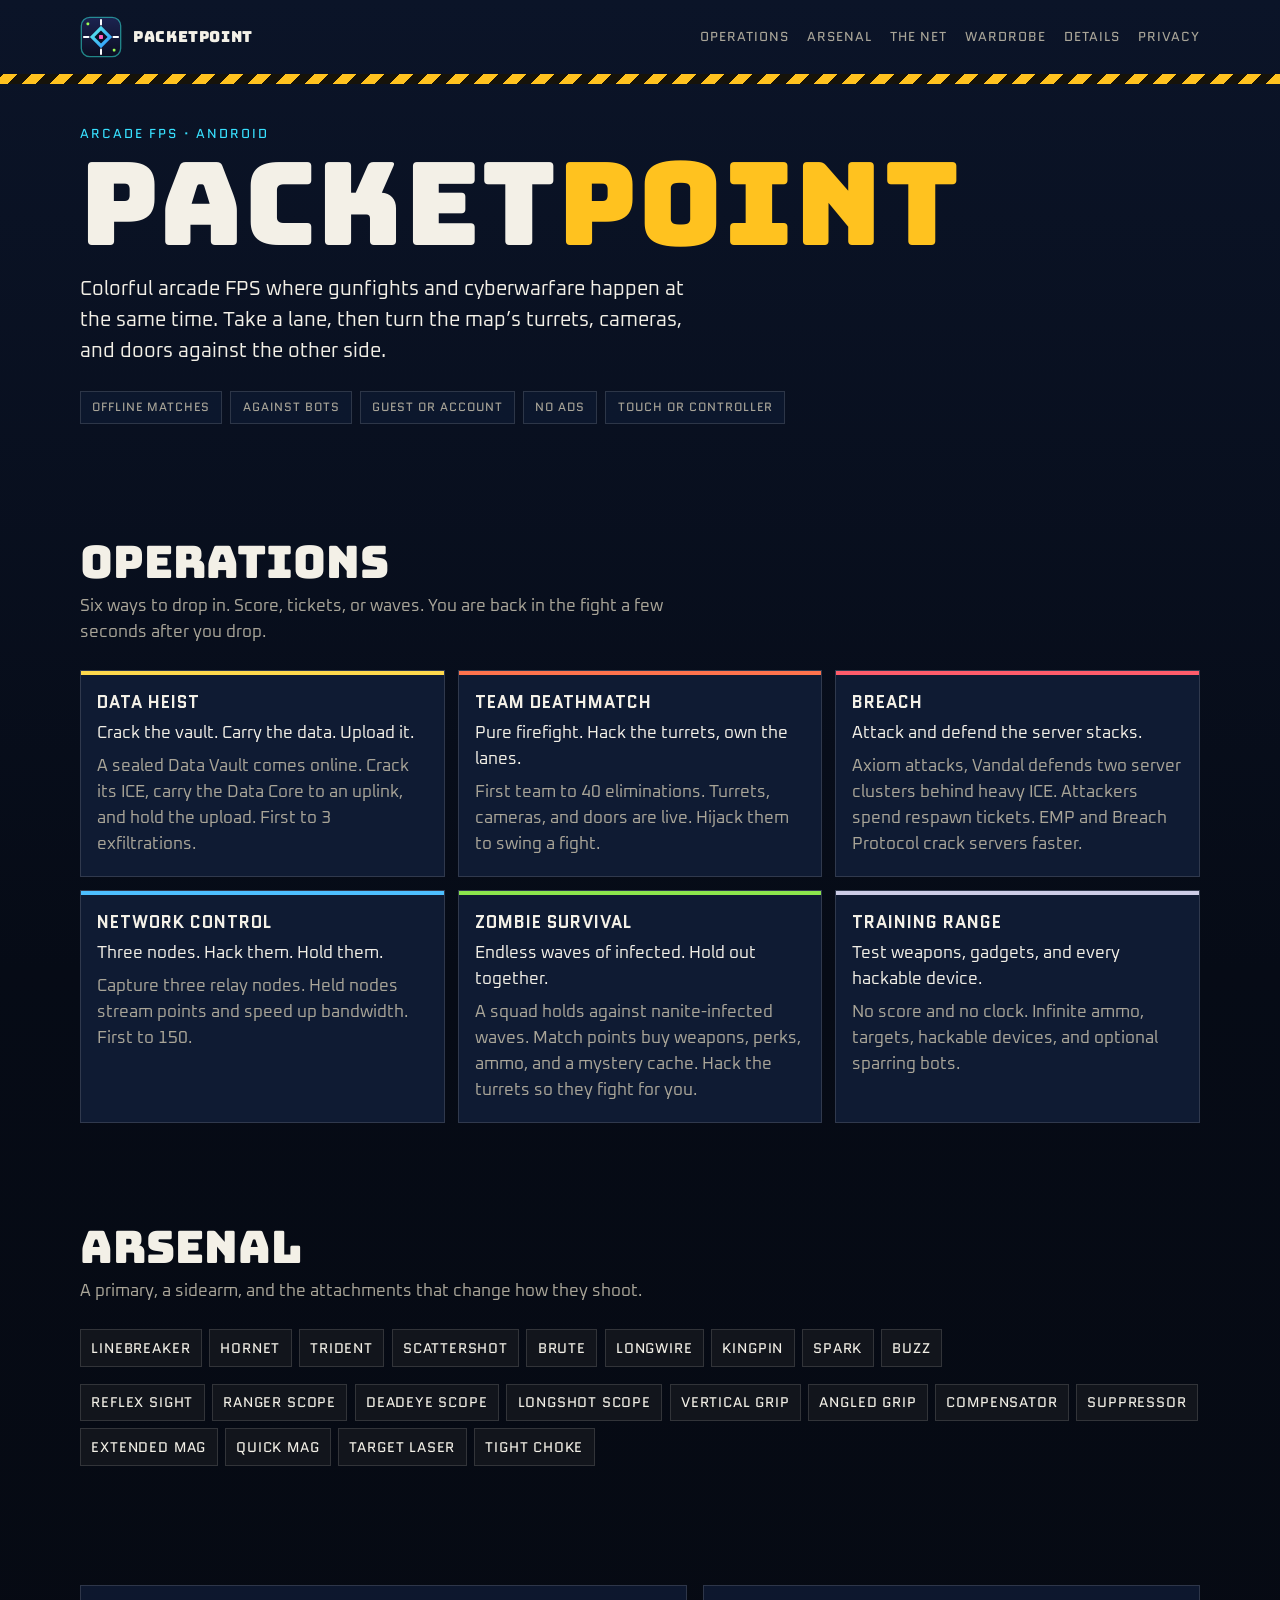
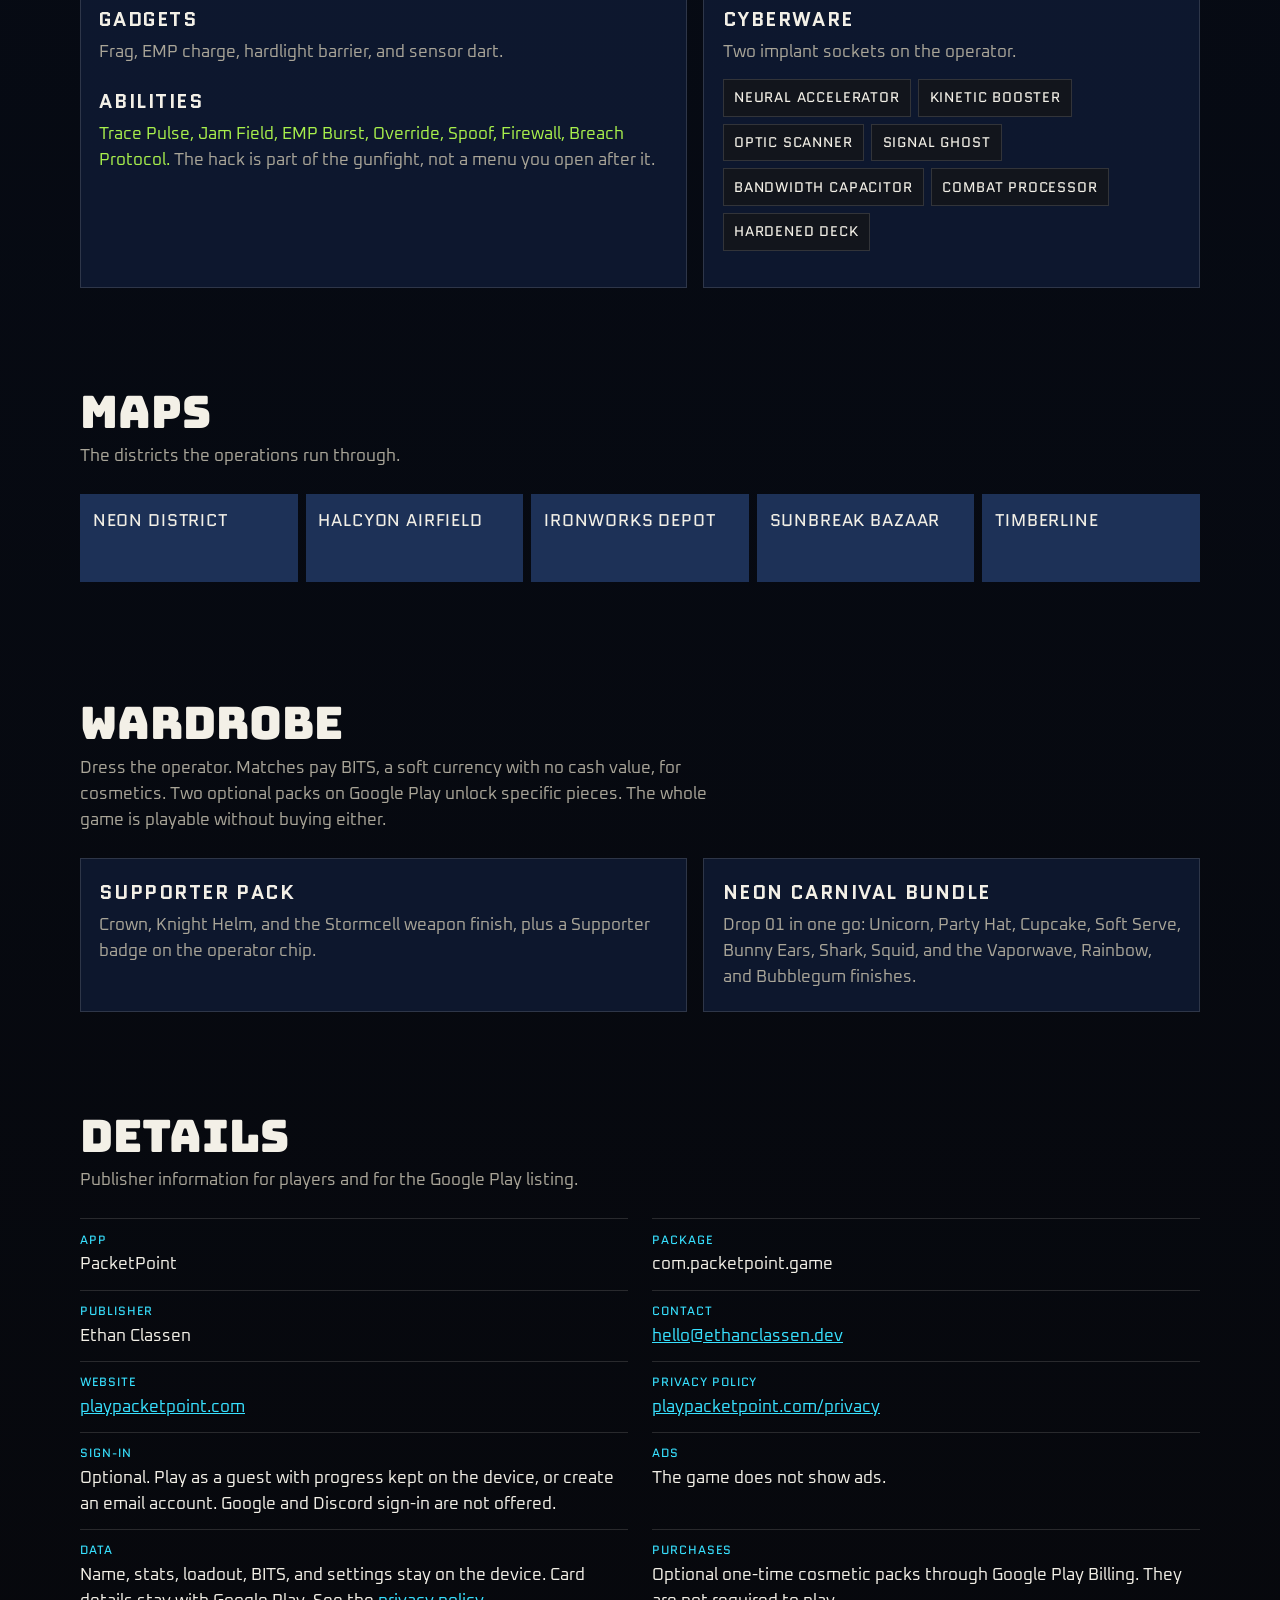
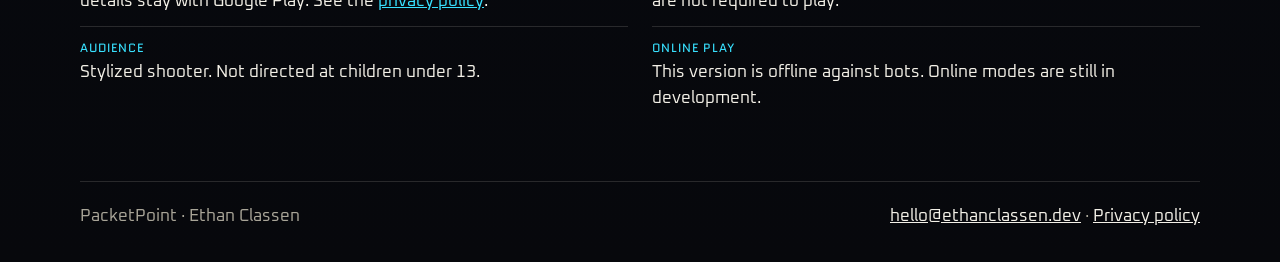
<file: index.html>
<!DOCTYPE html>
<html lang="en">
<head>
  <meta charset="utf-8">
  <meta name="viewport" content="width=device-width, initial-scale=1">
  <title>PacketPoint</title>
  <meta name="description" content="PacketPoint is a colorful arcade FPS. Shoot, hack turrets, and steal the data. Play as a guest or with an account.">
  <link rel="icon" href="favicon.svg" type="image/svg+xml">
  <link rel="canonical" href="https://playpacketpoint.com/">
  <link rel="preconnect" href="https://fonts.googleapis.com">
  <link rel="preconnect" href="https://fonts.gstatic.com" crossorigin>
  <link href="https://fonts.googleapis.com/css2?family=Bungee&family=Oxanium:wght@400;600&family=Quantico:wght@400;700&display=swap" rel="stylesheet">
  <link rel="stylesheet" href="styles.css">
</head>
<body>
  <a class="skip" href="#main">Skip to content</a>
  <header class="wrap nav">
    <a class="brand" href="/"><img src="favicon.svg" alt="">PacketPoint</a>
    <nav class="nav-links" aria-label="Site">
      <a href="#operations">Operations</a>
      <a href="#arsenal">Arsenal</a>
      <a href="#net">The net</a>
      <a href="#wardrobe">Wardrobe</a>
      <a href="#details">Details</a>
      <a href="/privacy">Privacy</a>
    </nav>
  </header>
  <div class="hazard" aria-hidden="true"></div>

  <main id="main">
    <section class="hero wrap">
      <p class="kicker">Arcade FPS · Android</p>
      <h1>PACKET<span>POINT</span></h1>
      <p class="lede">Colorful arcade FPS where gunfights and cyberwarfare happen at the same time. Take a lane, then turn the map’s turrets, cameras, and doors against the other side.</p>
      <ul class="facts">
        <li>Offline matches</li>
        <li>Against bots</li>
        <li>Guest or account</li>
        <li>No ads</li>
        <li>Touch or controller</li>
      </ul>
    </section>

    <section class="section wrap" id="operations">
      <h2>Operations</h2>
      <p class="sub">Six ways to drop in. Score, tickets, or waves. You are back in the fight a few seconds after you drop.</p>
      <div class="ops">
        <article class="op" style="--accent:#ffd94d">
          <h3>Data Heist</h3>
          <span class="tag">Crack the vault. Carry the data. Upload it.</span>
          <p>A sealed Data Vault comes online. Crack its ICE, carry the Data Core to an uplink, and hold the upload. First to 3 exfiltrations.</p>
        </article>
        <article class="op" style="--accent:#ff734d">
          <h3>Team Deathmatch</h3>
          <span class="tag">Pure firefight. Hack the turrets, own the lanes.</span>
          <p>First team to 40 eliminations. Turrets, cameras, and doors are live. Hijack them to swing a fight.</p>
        </article>
        <article class="op" style="--accent:#ff5c6b">
          <h3>Breach</h3>
          <span class="tag">Attack and defend the server stacks.</span>
          <p>Axiom attacks, Vandal defends two server clusters behind heavy ICE. Attackers spend respawn tickets. EMP and Breach Protocol crack servers faster.</p>
        </article>
        <article class="op" style="--accent:#4dbfff">
          <h3>Network Control</h3>
          <span class="tag">Three nodes. Hack them. Hold them.</span>
          <p>Capture three relay nodes. Held nodes stream points and speed up bandwidth. First to 150.</p>
        </article>
        <article class="op" style="--accent:#8ce64d">
          <h3>Zombie Survival</h3>
          <span class="tag">Endless waves of infected. Hold out together.</span>
          <p>A squad holds against nanite-infected waves. Match points buy weapons, perks, ammo, and a mystery cache. Hack the turrets so they fight for you.</p>
        </article>
        <article class="op" style="--accent:#cccce6">
          <h3>Training Range</h3>
          <span class="tag">Test weapons, gadgets, and every hackable device.</span>
          <p>No score and no clock. Infinite ammo, targets, hackable devices, and optional sparring bots.</p>
        </article>
      </div>
    </section>

    <section class="section wrap" id="arsenal">
      <h2>Arsenal</h2>
      <p class="sub">A primary, a sidearm, and the attachments that change how they shoot.</p>
      <ul class="rack">
        <li>Linebreaker</li>
        <li>Hornet</li>
        <li>Trident</li>
        <li>Scattershot</li>
        <li>Brute</li>
        <li>Longwire</li>
        <li>Kingpin</li>
        <li>Spark</li>
        <li>Buzz</li>
      </ul>
      <ul class="chips" style="margin-top:0.8rem">
        <li>Reflex sight</li>
        <li>Ranger scope</li>
        <li>Deadeye scope</li>
        <li>Longshot scope</li>
        <li>Vertical grip</li>
        <li>Angled grip</li>
        <li>Compensator</li>
        <li>Suppressor</li>
        <li>Extended mag</li>
        <li>Quick mag</li>
        <li>Target laser</li>
        <li>Tight choke</li>
      </ul>
    </section>

    <section class="section wrap" id="net">
      <div class="two">
        <div class="panel">
          <h3>Gadgets</h3>
          <p>Frag, EMP charge, hardlight barrier, and sensor dart.</p>
          <h3 style="margin-top:1.2rem">Abilities</h3>
          <p><span class="cyber-name">Trace Pulse, Jam Field, EMP Burst, Override, Spoof, Firewall, Breach Protocol.</span> The hack is part of the gunfight, not a menu you open after it.</p>
        </div>
        <div class="panel">
          <h3>Cyberware</h3>
          <p>Two implant sockets on the operator.</p>
          <ul class="chips" style="margin-top:0.8rem">
            <li>Neural Accelerator</li>
            <li>Kinetic Booster</li>
            <li>Optic Scanner</li>
            <li>Signal Ghost</li>
            <li>Bandwidth Capacitor</li>
            <li>Combat Processor</li>
            <li>Hardened Deck</li>
          </ul>
        </div>
      </div>
    </section>

    <section class="section wrap" id="maps">
      <h2>Maps</h2>
      <p class="sub">The districts the operations run through.</p>
      <ul class="maps">
        <li>Neon District</li>
        <li>Halcyon Airfield</li>
        <li>Ironworks Depot</li>
        <li>Sunbreak Bazaar</li>
        <li>Timberline</li>
      </ul>
    </section>

    <section class="section wrap" id="wardrobe">
      <h2>Wardrobe</h2>
      <p class="sub">Dress the operator. Matches pay BITS, a soft currency with no cash value, for cosmetics. Two optional packs on Google Play unlock specific pieces. The whole game is playable without buying either.</p>
      <div class="two">
        <article class="panel">
          <h3>Supporter Pack</h3>
          <p>Crown, Knight Helm, and the Stormcell weapon finish, plus a Supporter badge on the operator chip.</p>
        </article>
        <article class="panel">
          <h3>Neon Carnival Bundle</h3>
          <p>Drop 01 in one go: Unicorn, Party Hat, Cupcake, Soft Serve, Bunny Ears, Shark, Squid, and the Vaporwave, Rainbow, and Bubblegum finishes.</p>
        </article>
      </div>
    </section>

    <section class="section wrap" id="details">
      <h2>Details</h2>
      <p class="sub">Publisher information for players and for the Google Play listing.</p>
      <dl class="details">
        <div>
          <dt>App</dt>
          <dd>PacketPoint</dd>
        </div>
        <div>
          <dt>Package</dt>
          <dd>com.packetpoint.game</dd>
        </div>
        <div>
          <dt>Publisher</dt>
          <dd>Ethan Classen</dd>
        </div>
        <div>
          <dt>Contact</dt>
          <dd><a href="mailto:hello@ethanclassen.dev">hello@ethanclassen.dev</a></dd>
        </div>
        <div>
          <dt>Website</dt>
          <dd><a href="https://playpacketpoint.com/">playpacketpoint.com</a></dd>
        </div>
        <div>
          <dt>Privacy policy</dt>
          <dd><a href="https://playpacketpoint.com/privacy">playpacketpoint.com/privacy</a></dd>
        </div>
        <div>
          <dt>Sign-in</dt>
          <dd>Optional. Play as a guest with progress kept on the device, or create an email account. Google and Discord sign-in are not offered.</dd>
        </div>
        <div>
          <dt>Ads</dt>
          <dd>The game does not show ads.</dd>
        </div>
        <div>
          <dt>Data</dt>
          <dd>Name, stats, loadout, BITS, and settings stay on the device. Card details stay with Google Play. See the <a href="/privacy">privacy policy</a>.</dd>
        </div>
        <div>
          <dt>Purchases</dt>
          <dd>Optional one-time cosmetic packs through Google Play Billing. They are not required to play.</dd>
        </div>
        <div>
          <dt>Audience</dt>
          <dd>Stylized shooter. Not directed at children under 13.</dd>
        </div>
        <div>
          <dt>Online play</dt>
          <dd>This version is offline against bots. Online modes are still in development.</dd>
        </div>
      </dl>
    </section>
  </main>

  <footer class="wrap foot">
    <div>PacketPoint · Ethan Classen</div>
    <div><a href="mailto:hello@ethanclassen.dev">hello@ethanclassen.dev</a> · <a href="/privacy">Privacy policy</a></div>
  </footer>
</body>
</html>
</file>
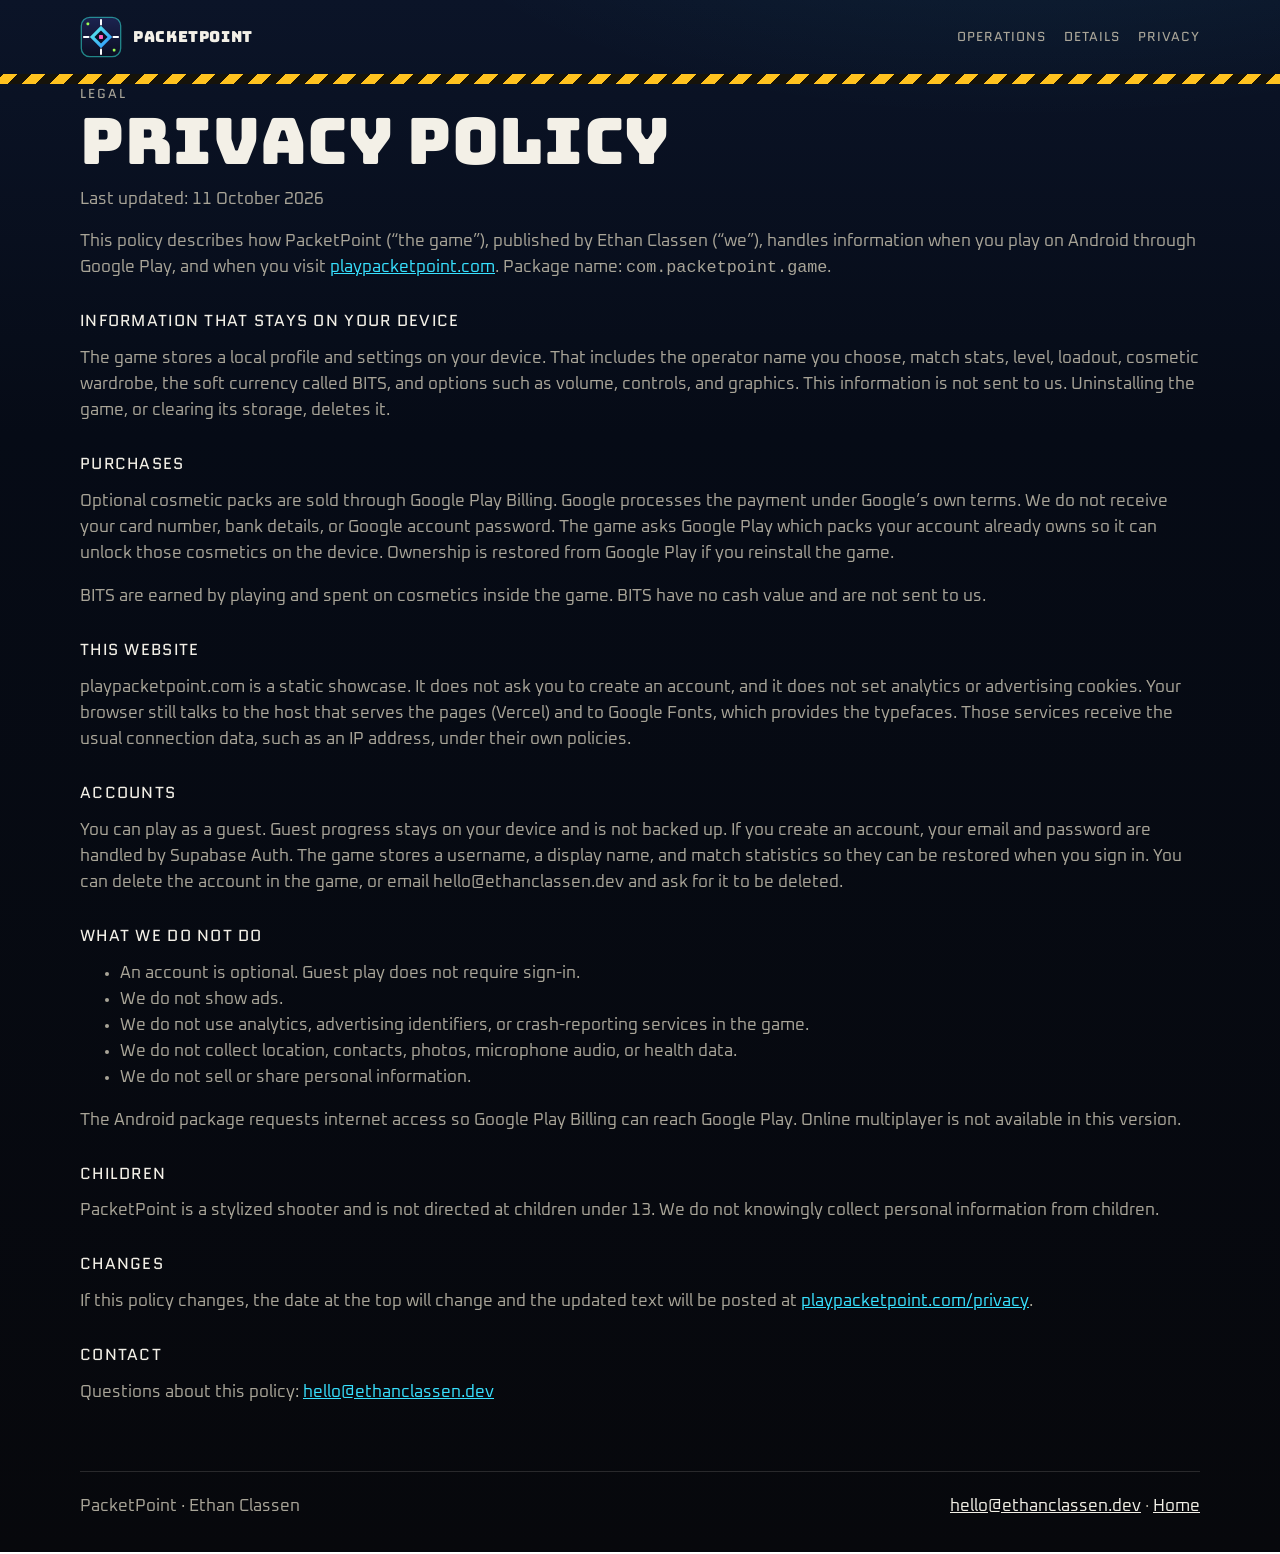
<file: privacy/index.html>
<!DOCTYPE html>
<html lang="en">
<head>
  <meta charset="utf-8">
  <meta name="viewport" content="width=device-width, initial-scale=1">
  <title>Privacy policy · PacketPoint</title>
  <meta name="description" content="Privacy policy for PacketPoint, published by Ethan Classen.">
  <link rel="icon" href="/favicon.svg" type="image/svg+xml">
  <link rel="canonical" href="https://playpacketpoint.com/privacy">
  <link rel="preconnect" href="https://fonts.googleapis.com">
  <link rel="preconnect" href="https://fonts.gstatic.com" crossorigin>
  <link href="https://fonts.googleapis.com/css2?family=Bungee&family=Oxanium:wght@400;600&family=Quantico:wght@400;700&display=swap" rel="stylesheet">
  <link rel="stylesheet" href="/styles.css">
</head>
<body>
  <a class="skip" href="#main">Skip to content</a>
  <header class="wrap nav">
    <a class="brand" href="/"><img src="/favicon.svg" alt="">PacketPoint</a>
    <nav class="nav-links" aria-label="Site">
      <a href="/#operations">Operations</a>
      <a href="/#details">Details</a>
      <a href="/privacy">Privacy</a>
    </nav>
  </header>
  <div class="hazard" aria-hidden="true"></div>
  <main id="main" class="wrap policy">
    <p class="kicker">Legal</p>
    <h1>Privacy policy</h1>
    <p>Last updated: 11 October 2026</p>
    <p>This policy describes how PacketPoint (“the game”), published by Ethan Classen (“we”), handles information when you play on Android through Google Play, and when you visit <a href="https://playpacketpoint.com/">playpacketpoint.com</a>. Package name: <code>com.packetpoint.game</code>.</p>

    <h2>Information that stays on your device</h2>
    <p>The game stores a local profile and settings on your device. That includes the operator name you choose, match stats, level, loadout, cosmetic wardrobe, the soft currency called BITS, and options such as volume, controls, and graphics. This information is not sent to us. Uninstalling the game, or clearing its storage, deletes it.</p>

    <h2>Purchases</h2>
    <p>Optional cosmetic packs are sold through Google Play Billing. Google processes the payment under Google’s own terms. We do not receive your card number, bank details, or Google account password. The game asks Google Play which packs your account already owns so it can unlock those cosmetics on the device. Ownership is restored from Google Play if you reinstall the game.</p>
    <p>BITS are earned by playing and spent on cosmetics inside the game. BITS have no cash value and are not sent to us.</p>

    <h2>This website</h2>
    <p>playpacketpoint.com is a static showcase. It does not ask you to create an account, and it does not set analytics or advertising cookies. Your browser still talks to the host that serves the pages (Vercel) and to Google Fonts, which provides the typefaces. Those services receive the usual connection data, such as an IP address, under their own policies.</p>

    <h2>Accounts</h2>
    <p>You can play as a guest. Guest progress stays on your device and is not backed up. If you create an account, your email and password are handled by Supabase Auth. The game stores a username, a display name, and match statistics so they can be restored when you sign in. You can delete the account in the game, or email hello@ethanclassen.dev and ask for it to be deleted.</p>

    <h2>What we do not do</h2>
    <ul>
      <li>An account is optional. Guest play does not require sign-in.</li>
      <li>We do not show ads.</li>
      <li>We do not use analytics, advertising identifiers, or crash-reporting services in the game.</li>
      <li>We do not collect location, contacts, photos, microphone audio, or health data.</li>
      <li>We do not sell or share personal information.</li>
    </ul>
    <p>The Android package requests internet access so Google Play Billing can reach Google Play. Online multiplayer is not available in this version.</p>

    <h2>Children</h2>
    <p>PacketPoint is a stylized shooter and is not directed at children under 13. We do not knowingly collect personal information from children.</p>

    <h2>Changes</h2>
    <p>If this policy changes, the date at the top will change and the updated text will be posted at <a href="https://playpacketpoint.com/privacy">playpacketpoint.com/privacy</a>.</p>

    <h2>Contact</h2>
    <p>Questions about this policy: <a href="mailto:hello@ethanclassen.dev">hello@ethanclassen.dev</a></p>
  </main>
  <footer class="wrap foot">
    <div>PacketPoint · Ethan Classen</div>
    <div><a href="mailto:hello@ethanclassen.dev">hello@ethanclassen.dev</a> · <a href="/">Home</a></div>
  </footer>
</body>
</html>
</file>
<file: styles.css>
:root {
  --night: #060b16;
  --navy: #0f1b33;
  --navy-hi: #1d3157;
  --plate: #12151c;
  --text: #f3f0e7;
  --muted: #a9a598;
  --dim: #6b6962;
  --yellow: #ffc21f;
  --yellow-ink: #16130a;
  --signal: #38e1ff;
  --cyber: #a8f04c;
  --hot: #ff4848;
  --line: rgba(243, 240, 231, 0.14);
  --display: "Bungee", sans-serif;
  --label: "Quantico", sans-serif;
  --body: "Oxanium", sans-serif;
}

* { box-sizing: border-box; }
html { scroll-behavior: smooth; }
body {
  margin: 0;
  background:
    radial-gradient(1200px 500px at 80% -10%, rgba(56, 225, 255, 0.08), transparent 55%),
    linear-gradient(180deg, #0b1428 0%, var(--night) 28%, #07080c 100%);
  color: var(--text);
  font-family: var(--body);
  font-size: 1.05rem;
  line-height: 1.55;
}
img { max-width: 100%; }
a { color: var(--signal); }
a:hover { color: var(--yellow); }

.skip {
  position: absolute;
  left: 1rem;
  top: -4rem;
  background: var(--yellow);
  color: var(--yellow-ink);
  padding: 0.5rem 0.8rem;
  z-index: 5;
}
.skip:focus { top: 1rem; }

.wrap { width: min(1120px, calc(100% - 2rem)); margin: 0 auto; }

.nav {
  display: flex;
  align-items: center;
  justify-content: space-between;
  gap: 1rem;
  padding: 1rem 0;
}
.brand {
  display: flex;
  align-items: center;
  gap: 0.7rem;
  color: var(--text);
  text-decoration: none;
  font-family: var(--display);
  letter-spacing: 0.04em;
  font-size: 0.95rem;
}
.brand img { width: 42px; height: 42px; }
.nav-links { display: flex; flex-wrap: wrap; gap: 0.9rem 1.1rem; }
.nav-links a {
  color: var(--muted);
  text-decoration: none;
  font-family: var(--label);
  font-size: 0.82rem;
  letter-spacing: 0.08em;
  text-transform: uppercase;
}
.nav-links a:hover { color: var(--yellow); }

.hazard {
  height: 10px;
  background: repeating-linear-gradient(
    -45deg,
    var(--yellow) 0 10px,
    var(--yellow-ink) 10px 20px
  );
}

.hero { padding: 2.5rem 0 3rem; }
.kicker {
  font-family: var(--label);
  letter-spacing: 0.16em;
  text-transform: uppercase;
  color: var(--signal);
  font-size: 0.8rem;
  margin: 0 0 0.6rem;
}
h1 {
  font-family: var(--display);
  font-weight: 400;
  font-size: clamp(3.2rem, 10vw, 7.2rem);
  line-height: 0.88;
  margin: 0;
  letter-spacing: 0.01em;
}
h1 span { color: var(--yellow); }
.lede {
  max-width: 38rem;
  font-size: 1.25rem;
  color: var(--text);
  margin: 1.2rem 0 0;
}
.facts {
  display: flex;
  flex-wrap: wrap;
  gap: 0.5rem;
  margin-top: 1.5rem;
  padding: 0;
  list-style: none;
}
.facts li {
  border: 1px solid var(--line);
  background: rgba(15, 27, 51, 0.72);
  padding: 0.35rem 0.7rem;
  font-family: var(--label);
  letter-spacing: 0.08em;
  text-transform: uppercase;
  font-size: 0.78rem;
  color: var(--muted);
}

.section { padding: 3.2rem 0; }
h2 {
  font-family: var(--display);
  font-weight: 400;
  font-size: clamp(1.8rem, 4vw, 2.8rem);
  line-height: 1;
  margin: 0 0 0.6rem;
}
.sub { color: var(--muted); max-width: 40rem; margin: 0 0 1.5rem; }

.ops {
  display: grid;
  grid-template-columns: repeat(3, 1fr);
  gap: 0.8rem;
}
.op {
  background: var(--navy);
  border: 1px solid var(--line);
  padding: 1rem 1rem 1.1rem;
  min-height: 100%;
  position: relative;
}
.op::before {
  content: "";
  display: block;
  height: 4px;
  margin: -1rem -1rem 0.9rem;
  background: var(--accent, var(--yellow));
}
.op h3 {
  font-family: var(--label);
  letter-spacing: 0.06em;
  text-transform: uppercase;
  margin: 0 0 0.35rem;
  font-size: 1.05rem;
}
.op p { margin: 0; color: var(--muted); }
.op .tag {
  display: block;
  color: var(--text);
  margin-bottom: 0.45rem;
}

.rack, .chips {
  display: flex;
  flex-wrap: wrap;
  gap: 0.45rem;
  padding: 0;
  list-style: none;
}
.rack li, .chips li {
  background: var(--plate);
  border: 1px solid var(--line);
  padding: 0.45rem 0.65rem;
  font-family: var(--label);
  letter-spacing: 0.06em;
  text-transform: uppercase;
  font-size: 0.85rem;
}
.two {
  display: grid;
  grid-template-columns: 1.1fr 0.9fr;
  gap: 1rem;
}
.panel {
  background: rgba(15, 27, 51, 0.85);
  border: 1px solid var(--line);
  padding: 1.1rem 1.15rem 1.2rem;
}
.panel h3 {
  font-family: var(--label);
  text-transform: uppercase;
  letter-spacing: 0.08em;
  margin: 0 0 0.4rem;
}
.panel p { margin: 0.35rem 0 0; color: var(--muted); }
.cyber-name { color: var(--cyber); }

.maps {
  display: grid;
  grid-template-columns: repeat(5, 1fr);
  gap: 0.5rem;
  padding: 0;
  list-style: none;
}
.maps li {
  background: var(--navy-hi);
  min-height: 5.5rem;
  padding: 0.8rem;
  font-family: var(--label);
  text-transform: uppercase;
  letter-spacing: 0.05em;
}

.details {
  display: grid;
  grid-template-columns: 1fr 1fr;
  gap: 0.7rem 1.5rem;
}
.details div { border-top: 1px solid var(--line); padding-top: 0.7rem; }
.details dt {
  font-family: var(--label);
  letter-spacing: 0.08em;
  text-transform: uppercase;
  font-size: 0.75rem;
  color: var(--signal);
}
.details dd { margin: 0.2rem 0 0; }

.foot {
  border-top: 1px solid var(--line);
  padding: 1.4rem 0 2rem;
  color: var(--muted);
  display: flex;
  justify-content: space-between;
  gap: 1rem;
  flex-wrap: wrap;
}
.foot a { color: var(--text); }

.policy { padding-bottom: 3rem; }
.policy h1 { font-size: clamp(2.2rem, 6vw, 4rem); }
.policy h2 {
  font-family: var(--label);
  font-size: 1rem;
  letter-spacing: 0.08em;
  text-transform: uppercase;
  margin-top: 2rem;
}
.policy p, .policy li { color: var(--muted); }
.policy strong, .policy h2 { color: var(--text); }

@media (max-width: 900px) {
  .ops, .maps { grid-template-columns: 1fr 1fr; }
  .two, .details { grid-template-columns: 1fr; }
}
@media (max-width: 620px) {
  .ops, .maps { grid-template-columns: 1fr; }
  .nav { align-items: flex-start; flex-direction: column; }
}
@media (prefers-reduced-motion: reduce) {
  html { scroll-behavior: auto; }
}
</file>
